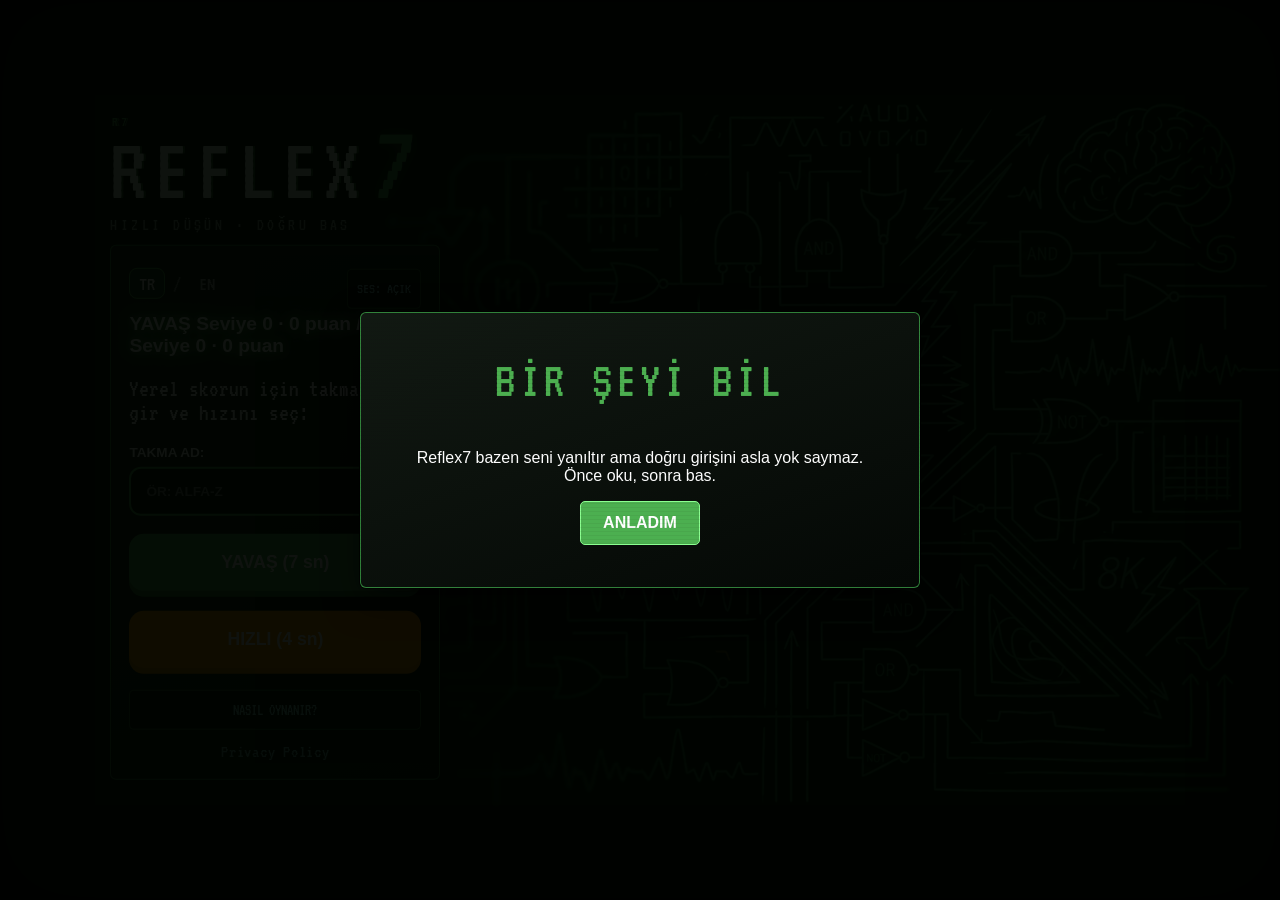
<file: index.html>
<!DOCTYPE html>
<html lang="tr">
<head>
    <meta charset="UTF-8">
    <meta name="viewport" content="width=device-width, initial-scale=1, viewport-fit=cover">
    <meta name="theme-color" content="#050805">
    <meta name="application-version" content="v1.1.0">
    <meta name="description" content="A fast-paced browser game that tests your reflexes, attention and memory. Play free in Turkish or English.">
    <meta property="og:type" content="website">
    <meta property="og:title" content="Reflex7 — Reflex, Attention and Memory Game">
    <meta property="og:description" content="A fast-paced browser game that tests your reflexes, attention and memory. Play free in Turkish or English.">
    <meta property="og:url" content="https://reflex7.pages.dev/">
    <meta property="og:locale" content="tr_TR">
    <meta property="og:locale:alternate" content="en_US">
    <meta property="og:image" content="https://reflex7.pages.dev/assets/og-image.png">
    <meta property="og:image:secure_url" content="https://reflex7.pages.dev/assets/og-image.png">
    <meta property="og:image:type" content="image/png">
    <meta property="og:image:width" content="1731">
    <meta property="og:image:height" content="909">
    <meta property="og:image:alt" content="Reflex7 — Reflex, Attention and Memory Game">
    <meta property="og:site_name" content="Reflex7">
    <meta name="twitter:card" content="summary_large_image">
    <meta name="twitter:title" content="Reflex7 — Reflex, Attention and Memory Game">
    <meta name="twitter:description" content="A fast-paced browser game that tests your reflexes, attention and memory. Play free in Turkish or English.">
    <meta name="twitter:image" content="https://reflex7.pages.dev/assets/og-image.png">
    <meta name="twitter:image:alt" content="Reflex7 — Reflex, Attention and Memory Game">
    <link rel="canonical" href="https://reflex7.pages.dev/">
    <link rel="icon" href="assets/icon.svg" type="image/svg+xml">
    <link rel="manifest" href="manifest.webmanifest">
    <link href="https://fonts.googleapis.com/css2?family=VT323&display=swap" rel="stylesheet">
    <link rel="stylesheet" href="style.css">
    <title>Reflex7 — Reflex, Attention and Memory Game</title>
    <meta name="google-site-verification" content="Ij7KffAKKswC5rjAh3VTCzGL6KKkPugH10wcSK9RbSM" />
</head>
<body>
    <div id="crt-overlay" aria-hidden="true"></div>
    <div id="game-container">
        <div id="bg-overlay"></div>

        <div id="stage">
            <section id="mode-selection" aria-labelledby="wordmark-title">
                <header class="brand-lockup">
                    <h1 class="wordmark" id="wordmark-title"><span>REFLEX</span><b>7</b></h1>
                    <p class="brand-tagline" data-i18n="brand.tagline"></p>
                </header>

                <div id="selection-content" class="terminal-panel">
                    <div class="menu-toolbar">
                        <div class="language-selector" role="group" data-i18n-aria-label="menu.languageSelector">
                            <button type="button" class="language-btn" data-language="tr" data-i18n-aria-label="menu.turkish">TR</button>
                            <span aria-hidden="true">/</span>
                            <button type="button" class="language-btn" data-language="en" data-i18n-aria-label="menu.english">EN</button>
                        </div>
                        <button type="button" class="icon-control sound-toggle" data-i18n-aria-label="audio.toggle"></button>
                    </div>

                    <div id="high-score-display" aria-live="polite"></div>
                    <p class="nickname-prompt" data-i18n="menu.nicknamePrompt"></p>
                    <div class="input-wrapper">
                        <label for="nickname-input" data-i18n="menu.nicknameLabel"></label>
                        <input type="text" id="nickname-input" data-i18n-placeholder="menu.nicknamePlaceholder" maxlength="12" autocomplete="nickname">
                    </div>

                    <button type="button" class="mode-btn yavas" data-time="7.0" data-i18n="menu.slowMode"></button>
                    <button type="button" class="mode-btn hizli" data-time="4.0" data-i18n="menu.fastMode"></button>
                    <button type="button" id="how-to-button" class="text-control" data-i18n="onboarding.howToButton"></button>
                    <a class="privacy-link" href="/privacy">Privacy Policy</a>

                    <section id="how-to-panel" hidden>
                        <h2 data-i18n="onboarding.title"></h2>
                        <p data-i18n="onboarding.body"></p>
                        <ul>
                            <li data-i18n="onboarding.instructions"></li>
                            <li data-i18n="onboarding.controls"></li>
                            <li data-i18n="onboarding.local"></li>
                        </ul>
                        <button type="button" id="how-to-close" class="text-control" data-i18n="common.close"></button>
                    </section>
                </div>
            </section>

            <main id="play-area">
                <div id="announcement" role="status" aria-live="polite"></div>
                <div id="gameplay-indicators" aria-live="polite">
                    <span id="global-rule-badge"></span>
                    <span id="modifier-indicator"></span>
                </div>
                <div id="session-hud">
                    <span id="level-display"></span>
                    <span id="score-display"></span>
                    <span id="combo-display"></span>
                    <button type="button" id="pause-button" class="icon-control" data-i18n-aria-label="pause.button"></button>
                </div>
                <div class="button-wrapper">
                    <svg class="timer-svg" viewBox="0 0 100 100" aria-hidden="true">
                        <circle class="timer-background" cx="50" cy="50" r="48"></circle>
                        <circle id="timer-bar" cx="50" cy="50" r="48"></circle>
                    </svg>
                    <button type="button" id="main-button"><span id="instruction"></span></button>
                    <div id="arena-instruction"></div>
                    <div id="decoy-instruction"></div>
                    <div id="sequence-container"></div>
                </div>
            </main>
        </div>
    </div>

    <div id="first-run-tip" class="screen-overlay" role="dialog" aria-modal="true" aria-labelledby="first-tip-title">
        <div class="terminal-dialog" tabindex="-1">
            <h2 id="first-tip-title" data-i18n="onboarding.tipTitle"></h2>
            <p data-i18n="onboarding.tipBody"></p>
            <button type="button" id="dismiss-tip" class="primary-action" data-i18n="onboarding.tipDismiss"></button>
        </div>
    </div>

    <div id="pause-screen" class="screen-overlay" role="dialog" aria-modal="true" aria-labelledby="pause-title">
        <div class="terminal-dialog" tabindex="-1">
            <h2 id="pause-title" data-i18n="pause.title"></h2>
            <p data-i18n="pause.body"></p>
            <button type="button" id="resume-button" class="primary-action" data-i18n="pause.resume"></button>
            <button type="button" id="pause-menu-button" class="secondary-action" data-i18n="result.menu"></button>
        </div>
    </div>

    <div id="game-over-screen" class="screen-overlay" role="dialog" aria-modal="true" aria-labelledby="game-over-title">
        <div class="result-panel" tabindex="-1">
            <p class="result-kicker" data-i18n="result.sessionEnded"></p>
            <h1 id="game-over-title" data-i18n="result.title"></h1>
            <p id="fail-message"></p>
            <p id="sarcasm-message"></p>
            <div class="result-grid">
                <p id="result-player-stat"></p>
                <p id="final-level-stat"></p><p id="final-score-stat"></p>
                <p id="best-level-stat"></p><p id="best-score-stat"></p>
                <p id="total-time-stat"></p><p id="highest-combo-stat"></p>
            </div>
            <div class="failure-context">
                <p id="failed-task-stat"></p>
                <p id="failed-context-stat"></p>
            </div>
            <div id="new-best-result" aria-live="polite"></div>
            <div class="result-actions">
                <button type="button" id="retry-button" class="primary-action" data-i18n="result.retry"></button>
                <button type="button" id="menu-button" class="secondary-action" data-i18n="result.menu"></button>
            </div>
            <div class="result-preferences">
                <div class="language-selector result-language" role="group" data-i18n-aria-label="menu.languageSelector">
                    <button type="button" class="language-btn" data-language="tr" data-i18n-aria-label="menu.turkish">TR</button>
                    <span aria-hidden="true">/</span>
                    <button type="button" class="language-btn" data-language="en" data-i18n-aria-label="menu.english">EN</button>
                </div>
                <button type="button" class="text-control sound-toggle" data-i18n-aria-label="audio.toggle"></button>
            </div>
        </div>
    </div>

    <script src="script.js"></script>
</body>
</html>
</file>
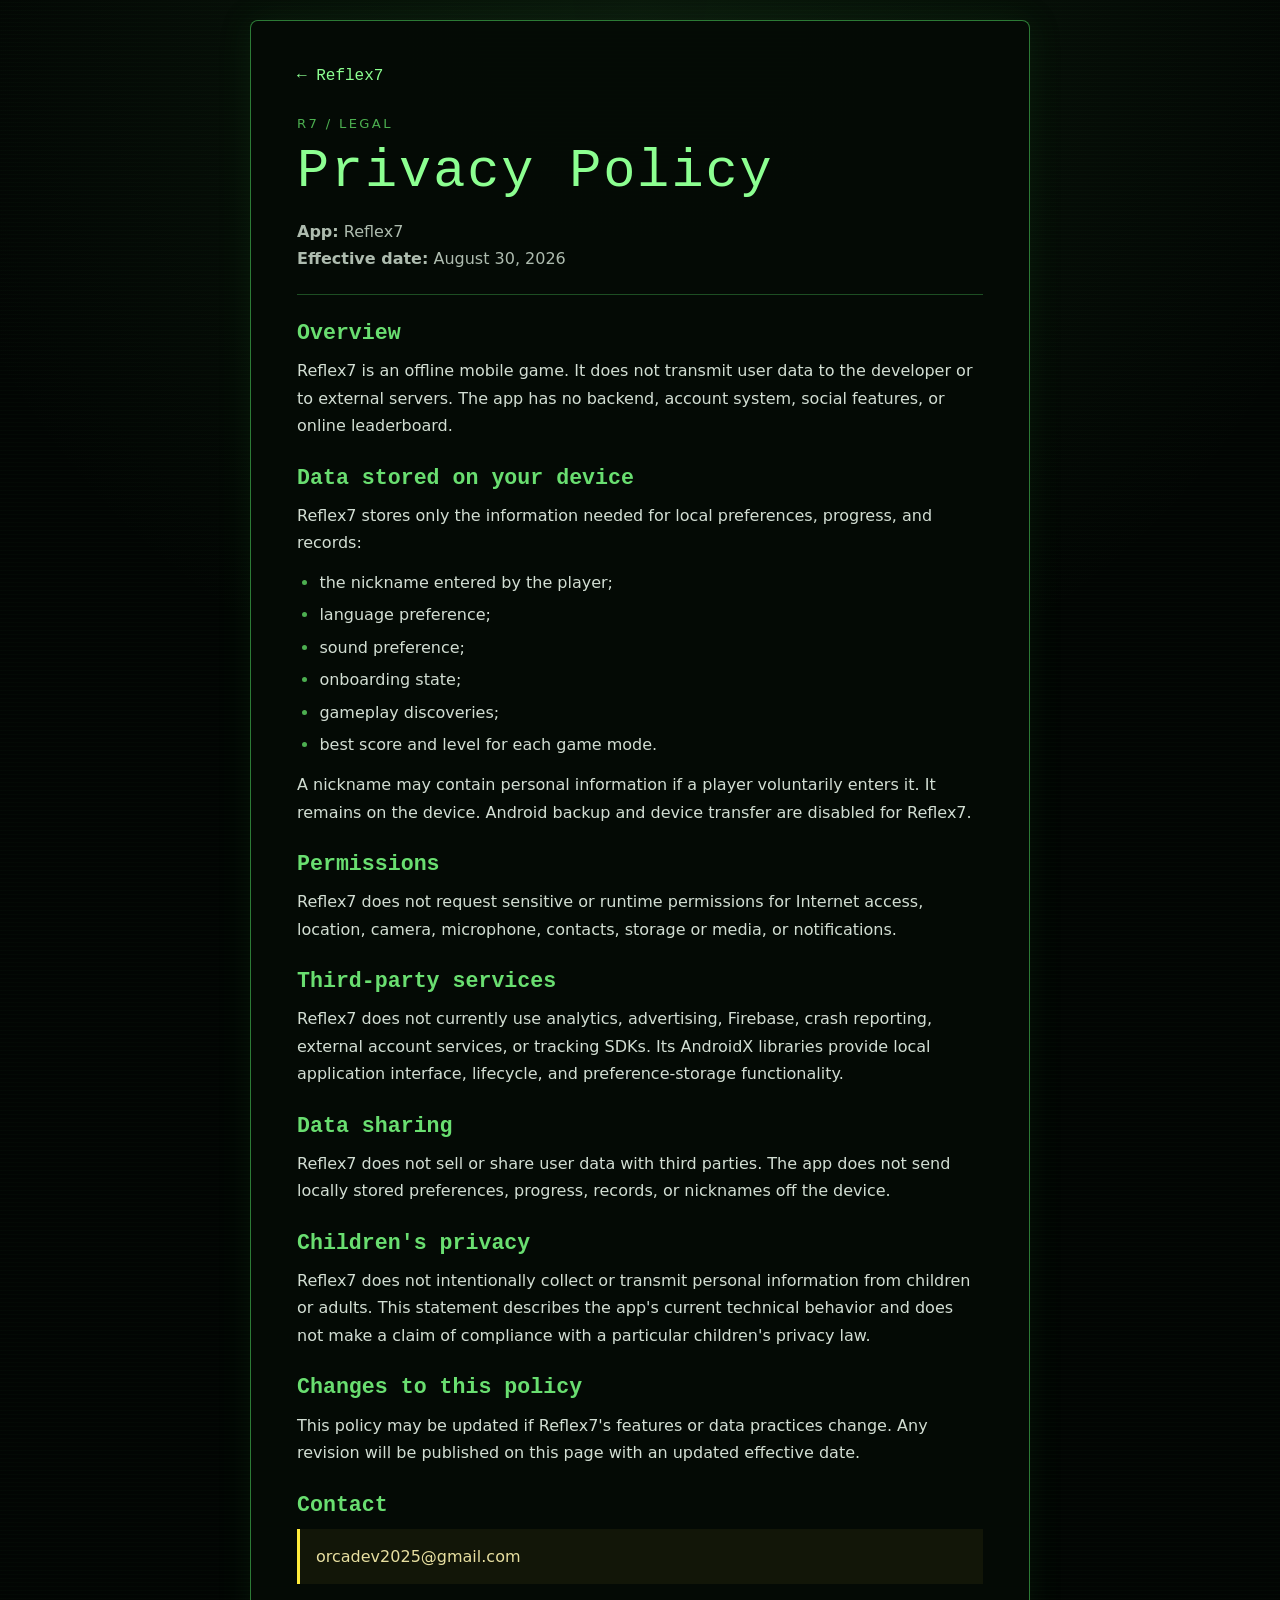
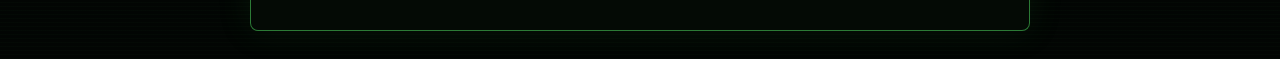
<file: privacy/index.html>
<!DOCTYPE html>
<html lang="en">
<head>
    <meta charset="UTF-8">
    <meta name="viewport" content="width=device-width, initial-scale=1, viewport-fit=cover">
    <meta name="theme-color" content="#050805">
    <meta name="description" content="Privacy Policy for the Reflex7 mobile game.">
    <link rel="canonical" href="https://reflex7.pages.dev/privacy">
    <link rel="icon" href="/assets/icon.svg" type="image/svg+xml">
    <link rel="stylesheet" href="/privacy/privacy.css">
    <title>Privacy Policy | Reflex7</title>
</head>
<body>
    <main class="privacy-shell">
        <header class="privacy-header">
            <a class="back-link" href="/" aria-label="Back to Reflex7">&larr; Reflex7</a>
            <p class="terminal-label">R7 / LEGAL</p>
            <h1>Privacy Policy</h1>
            <p class="effective-date"><strong>App:</strong> Reflex7<br><strong>Effective date:</strong> August 30, 2026</p>
        </header>

        <section aria-labelledby="overview-title">
            <h2 id="overview-title">Overview</h2>
            <p>Reflex7 is an offline mobile game. It does not transmit user data to the developer or to external servers. The app has no backend, account system, social features, or online leaderboard.</p>
        </section>

        <section aria-labelledby="local-data-title">
            <h2 id="local-data-title">Data stored on your device</h2>
            <p>Reflex7 stores only the information needed for local preferences, progress, and records:</p>
            <ul>
                <li>the nickname entered by the player;</li>
                <li>language preference;</li>
                <li>sound preference;</li>
                <li>onboarding state;</li>
                <li>gameplay discoveries;</li>
                <li>best score and level for each game mode.</li>
            </ul>
            <p>A nickname may contain personal information if a player voluntarily enters it. It remains on the device. Android backup and device transfer are disabled for Reflex7.</p>
        </section>

        <section aria-labelledby="permissions-title">
            <h2 id="permissions-title">Permissions</h2>
            <p>Reflex7 does not request sensitive or runtime permissions for Internet access, location, camera, microphone, contacts, storage or media, or notifications.</p>
        </section>

        <section aria-labelledby="services-title">
            <h2 id="services-title">Third-party services</h2>
            <p>Reflex7 does not currently use analytics, advertising, Firebase, crash reporting, external account services, or tracking SDKs. Its AndroidX libraries provide local application interface, lifecycle, and preference-storage functionality.</p>
        </section>

        <section aria-labelledby="sharing-title">
            <h2 id="sharing-title">Data sharing</h2>
            <p>Reflex7 does not sell or share user data with third parties. The app does not send locally stored preferences, progress, records, or nicknames off the device.</p>
        </section>

        <section aria-labelledby="children-title">
            <h2 id="children-title">Children's privacy</h2>
            <p>Reflex7 does not intentionally collect or transmit personal information from children or adults. This statement describes the app's current technical behavior and does not make a claim of compliance with a particular children's privacy law.</p>
        </section>

        <section aria-labelledby="changes-title">
            <h2 id="changes-title">Changes to this policy</h2>
            <p>This policy may be updated if Reflex7's features or data practices change. Any revision will be published on this page with an updated effective date.</p>
        </section>

        <section aria-labelledby="contact-title">
            <h2 id="contact-title">Contact</h2>
            <p class="contact-placeholder">orcadev2025@gmail.com</p>
        </section>
    </main>
</body>
</html>
</file>
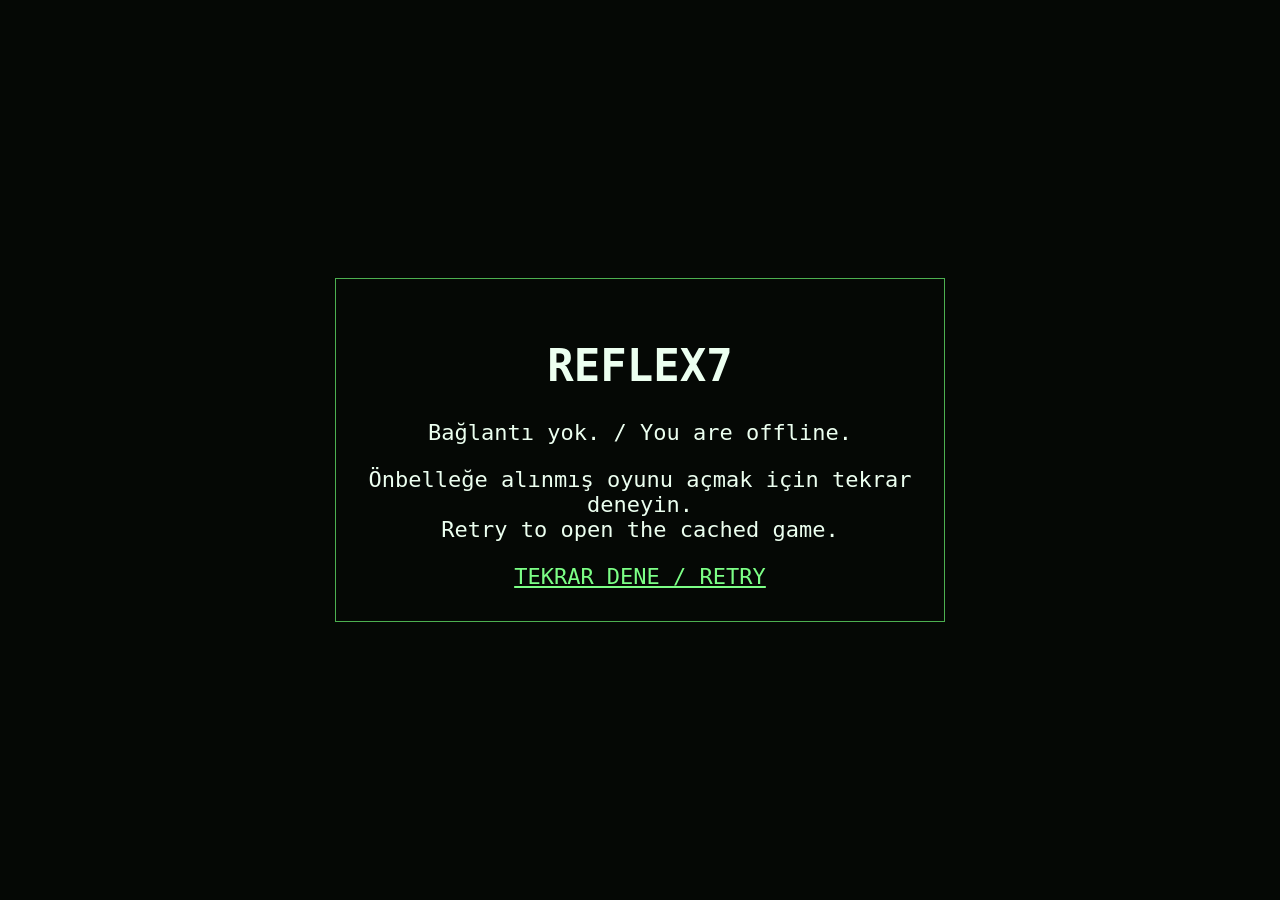
<file: offline.html>
<!DOCTYPE html>
<html lang="tr">
<head>
    <meta charset="UTF-8">
    <meta name="viewport" content="width=device-width, initial-scale=1">
    <meta name="theme-color" content="#050805">
    <title>Reflex7 — Offline</title>
    <style>body{margin:0;min-height:100vh;display:grid;place-items:center;background:#050805;color:#ecfff0;font:22px monospace;text-align:center}main{max-width:34rem;padding:2rem;border:1px solid #4caf50}a{color:#7cff86}</style>
</head>
<body><main><h1>REFLEX7</h1><p>Bağlantı yok. / You are offline.</p><p>Önbelleğe alınmış oyunu açmak için tekrar deneyin.<br>Retry to open the cached game.</p><a href="./">TEKRAR DENE / RETRY</a></main></body>
</html>
</file>
<file: style.css>
:root {
    --bg-color: #000000;
    --primary-green: #4caf50;
    --dark-green: #2e7d32;
    --box-bg: #1a1a1a;
    --play-size: min(82vw, 320px);
    --ink: #f2fff3;
    --muted: #91a493;
    --warning: #ffeb3b;
    --danger: #ff6259;
    --cyan: #80cbc4;
    --space-1: 4px;
    --space-2: 8px;
    --space-3: 12px;
    --space-4: 18px;
    --space-5: 26px;
    --terminal-border: 1px solid rgba(93, 255, 112, 0.48);
    --terminal-shadow: 0 0 0 1px rgba(0, 0, 0, 0.8), 0 12px 34px rgba(0, 0, 0, 0.55);
    --soft-glow: 0 0 14px rgba(76, 175, 80, 0.32);
    --fast: 120ms;
    --normal: 220ms;
    --layer-bg: 1;
    --layer-stage: 20;
    --layer-hud: 80;
    --layer-overlay: 1000;
}

* {
    box-sizing: border-box;
}

html,
body {
    margin: 0;
    min-height: 100%;
    background: var(--bg-color);
}

body {
    width: 100%;
    height: 100vh;
    display: flex;
    justify-content: center;
    align-items: center;
    overflow: hidden;
    color: white;
    font-family: "Segoe UI", sans-serif;
}

button,
input {
    font: inherit;
}

button:focus-visible,
input:focus-visible,
a:focus-visible {
    outline: 3px solid #ffeb3b;
    outline-offset: 4px;
}

.privacy-link {
    display: block;
    width: max-content;
    margin: 12px auto 0;
    color: #80cbc4;
    font-family: "VT323", monospace;
    font-size: 1.15rem;
    letter-spacing: 0.04em;
    text-decoration: none;
    opacity: 0.82;
}

.privacy-link:hover {
    color: #ffeb3b;
    text-decoration: underline;
    opacity: 1;
}

#game-container {
    position: relative;
    width: 100%;
    height: 100%;
}

#bg-overlay {
    position: absolute;
    z-index: 1;
    top: 0;
    right: 0;
    width: 100%;
    height: 100%;
    background: url("bg.png") no-repeat right center;
    background-size: contain;
    opacity: 0.4;
    pointer-events: none;
    transition: opacity 0.8s ease;
    mask-image: linear-gradient(to right, transparent 0%, black 35%);
    -webkit-mask-image: linear-gradient(to right, transparent 0%, black 35%);
}

#stage {
    position: relative;
    width: 100%;
    height: 100%;
    display: flex;
    align-items: center;
    justify-content: center;
}

#mode-selection {
    position: absolute;
    z-index: 10;
    top: 50%;
    left: 8%;
    max-height: calc(100% - 24px);
    display: flex;
    flex-direction: column;
    align-items: flex-start;
    overflow-y: auto;
    padding: 8px;
    transform: translateY(-50%);
    transition: transform 0.7s cubic-bezier(0.68, -0.55, 0.265, 1.55), opacity 0.7s ease;
}

#stage.is-playing #mode-selection {
    opacity: 0;
    pointer-events: none;
    transform: translate(-150%, -50%);
}

.logo {
    margin: 0;
    color: var(--primary-green);
    font-size: 3.5rem;
    text-shadow: 0 0 20px rgba(76, 175, 80, 0.4);
}

#selection-content {
    width: 260px;
}

.language-selector {
    display: flex;
    align-items: center;
    justify-content: flex-start;
    gap: 8px;
    margin: 4px 0 14px;
    color: #777;
    font-family: "VT323", monospace;
    font-size: 1.3rem;
}

.language-btn {
    border: 1px solid transparent;
    border-radius: 8px;
    padding: 4px 9px;
    background: transparent;
    color: #aaa;
    cursor: pointer;
    transition: color 0.2s ease, border-color 0.2s ease, background 0.2s ease;
}

.language-btn:hover,
.language-btn.active {
    border-color: var(--primary-green);
    background: rgba(76, 175, 80, 0.14);
    color: white;
}

#high-score-display {
    margin-bottom: 20px;
    color: white;
    font-size: 1.2rem;
    font-weight: bold;
    text-shadow: 0 0 10px var(--primary-green), 0 0 20px var(--primary-green);
    animation: pulse-glow 2s infinite;
}

.nickname-prompt {
    margin: 0 0 20px;
    font-family: "VT323", monospace;
    font-size: 1.5rem;
}

.input-wrapper {
    display: flex;
    flex-direction: column;
    gap: 7px;
    margin-bottom: 8px;
    font-size: 0.85rem;
    font-weight: bold;
}

#nickname-input {
    width: 100%;
    padding: 15px;
    border: 2px solid var(--primary-green);
    border-radius: 12px;
    outline: none;
    background: #000;
    color: var(--primary-green);
    font-weight: bold;
    transition: border-color 0.3s ease, box-shadow 0.3s ease;
}

#nickname-input:hover {
    border-color: #81c784;
}

.mode-btn {
    width: 100%;
    margin: 10px 0;
    padding: 18px;
    border: none;
    border-radius: 15px;
    color: white;
    font-size: 1.1rem;
    font-weight: bold;
    cursor: pointer;
    transition: transform 0.2s ease, filter 0.2s ease;
}

.mode-btn:hover {
    filter: brightness(1.08);
    transform: translateY(-2px);
}

.mode-btn:disabled {
    cursor: wait;
    filter: saturate(0.6);
    opacity: 0.68;
}

.yavas {
    background: var(--primary-green);
    box-shadow: 0 6px 0 var(--dark-green);
}

.hizli {
    background: #ff9800;
    box-shadow: 0 6px 0 #e68a00;
}

#play-area {
    position: absolute;
    z-index: 5;
    top: 50%;
    left: 150%;
    width: var(--play-size);
    opacity: 0;
    text-align: center;
    transform: translate(-50%, -50%);
    transition: left 0.7s cubic-bezier(0.175, 0.885, 0.32, 1.275), opacity 0.7s ease;
}

#stage.is-playing #play-area {
    z-index: 20;
    left: 50%;
    opacity: 1;
}

#level-display {
    min-height: 1.5em;
    margin-bottom: 12px;
    font-weight: bold;
    letter-spacing: 0.08em;
    text-shadow: 0 0 10px rgba(76, 175, 80, 0.7);
}

#announcement {
    position: absolute;
    z-index: 80;
    top: -62px;
    left: 50%;
    width: min(92vw, 420px);
    padding: 8px 12px;
    border: 1px solid transparent;
    border-radius: 9px;
    opacity: 0;
    background: rgba(0, 0, 0, 0.88);
    color: #ffeb3b;
    font-family: "VT323", monospace;
    font-size: 1.25rem;
    pointer-events: none;
    transform: translate(-50%, -6px);
    transition: opacity 0.16s ease, transform 0.16s ease;
}

#announcement.visible {
    border-color: var(--primary-green);
    opacity: 1;
    transform: translate(-50%, 0);
}

#gameplay-indicators {
    min-height: 22px;
    display: flex;
    align-items: center;
    justify-content: center;
    gap: 6px;
    flex-wrap: wrap;
    margin-bottom: 5px;
    font-family: "VT323", monospace;
    font-size: 0.95rem;
}

#global-rule-badge,
#modifier-indicator {
    max-width: 100%;
    color: #ffeb3b;
    white-space: normal;
}

#modifier-indicator {
    color: #80cbc4;
}

.button-wrapper {
    position: relative;
    width: var(--play-size);
    height: var(--play-size);
    display: flex;
    align-items: center;
    justify-content: center;
}

.timer-svg {
    position: absolute;
    width: 100%;
    height: 100%;
    transform: rotate(-90deg);
}

.timer-background {
    fill: none;
    stroke: #222;
    stroke-width: 3;
}

#timer-bar {
    fill: none;
    stroke: var(--primary-green);
    stroke-width: 3;
    stroke-dasharray: 301.6;
    stroke-linecap: round;
}

#main-button {
    position: relative;
    z-index: 25;
    width: 75%;
    height: 75%;
    display: flex;
    align-items: center;
    justify-content: center;
    padding: 18px;
    border: none;
    border-radius: 50%;
    background: var(--primary-green);
    box-shadow: 0 10px 0 var(--dark-green), 0 20px 30px rgba(0, 0, 0, 0.5);
    color: white;
    font-size: clamp(0.9rem, 4vw, 1.2rem);
    font-weight: bold;
    cursor: pointer;
    touch-action: none;
    user-select: none;
    -webkit-user-select: none;
    transition: transform 0.1s ease, background-color 0.2s ease, box-shadow 0.2s ease;
}

#main-button:active {
    transform: translateY(6px);
    box-shadow: 0 4px 0 var(--dark-green), 0 10px 15px rgba(0, 0, 0, 0.5);
}

#instruction {
    line-height: 1.35;
    white-space: pre-line;
    pointer-events: none;
    transition: color 0.3s ease;
}

#arena-instruction {
    position: absolute;
    z-index: 45;
    top: 8px;
    left: 7%;
    width: 86%;
    display: none;
    padding: 7px 9px;
    border: 1px solid rgba(76, 175, 80, 0.55);
    border-radius: 9px;
    background: rgba(0, 0, 0, 0.86);
    color: white;
    font-weight: bold;
    line-height: 1.25;
    white-space: pre-line;
    pointer-events: none;
}

#arena-instruction[data-authority]::before {
    content: attr(data-authority) " · ";
    color: #80cbc4;
    font-family: "VT323", monospace;
}

#arena-instruction.final-authority {
    border-bottom: 3px solid #ffeb3b;
}

#decoy-instruction {
    position: absolute;
    z-index: 44;
    right: 7%;
    bottom: 5px;
    max-width: 86%;
    display: none;
    padding: 4px 7px;
    color: #777;
    font-size: 0.74rem;
    text-decoration: line-through;
    pointer-events: none;
}

.mirrored-instruction {
    direction: rtl;
    transform: rotateY(14deg);
}

body.success-flash #game-container {
    filter: brightness(1.22) drop-shadow(0 0 10px rgba(76, 175, 80, 0.65));
}

#fail-message {
    color: #ff8a80;
    font-weight: bold;
    text-shadow: 0 0 9px rgba(255, 82, 82, 0.35);
}

#fail-message {
    white-space: pre-line;
    color: #ff8a80;
}

@keyframes shake {
    0% { transform: translate(1px, 1px) rotate(0deg); }
    10% { transform: translate(-1px, -2px) rotate(-1deg); }
    20% { transform: translate(-3px, 0) rotate(1deg); }
    30% { transform: translate(3px, 2px) rotate(0deg); }
    40% { transform: translate(1px, -1px) rotate(1deg); }
    50% { transform: translate(-1px, 2px) rotate(-1deg); }
    60% { transform: translate(-3px, 1px) rotate(0deg); }
    70% { transform: translate(3px, 1px) rotate(-1deg); }
    80% { transform: translate(-1px, -1px) rotate(1deg); }
    90% { transform: translate(1px, 2px) rotate(0deg); }
    100% { transform: translate(1px, -2px) rotate(-1deg); }
}

body.shake {
    animation: shake 0.4s;
}

@keyframes pulse-glow {
    0%, 100% {
        color: white;
        text-shadow: 0 0 10px var(--primary-green);
    }
    50% {
        color: #e8f5e9;
        text-shadow: 0 0 25px var(--primary-green), 0 0 35px white;
    }
}

#main-button.waiting-signal {
    border: 3px dashed rgba(255, 255, 255, 0.62);
    cursor: wait;
}

#main-button.go-signal {
    border: 6px double white;
    outline: 4px solid rgba(255, 235, 59, 0.78);
    outline-offset: 5px;
    background: var(--primary-green) !important;
    box-shadow: 0 8px 0 var(--dark-green), 0 0 30px rgba(255, 235, 59, 0.75);
    animation: go-signal-flash 220ms ease-out 1;
}

.patience-countdown {
    position: absolute;
    z-index: 40;
    top: 4%;
    left: 50%;
    min-width: 2.2em;
    padding: 2px 9px;
    border: 2px solid white;
    background: #050805;
    color: var(--warning);
    font-family: "VT323", monospace;
    font-size: clamp(2rem, 9vw, 3.4rem);
    line-height: 1;
    pointer-events: none;
    transform: translateX(-50%);
}

.color-choice {
    border-style: double;
    border-width: 4px;
    text-shadow: 0 2px 2px rgba(0, 0, 0, 0.9);
}

.choice-grid.final-instruction-active {
    outline: 3px solid rgba(255, 255, 255, 0.85);
    outline-offset: -4px;
}

#arena-instruction.instruction-change {
    border-style: double;
    border-width: 4px;
    animation: instruction-change-flash 240ms ease-out 1;
}

@keyframes go-signal-flash {
    50% { filter: brightness(1.55); transform: scale(1.035); }
}

@keyframes instruction-change-flash {
    50% { background: white; color: #050805; transform: scale(1.025); }
}

#sequence-container {
    position: absolute;
    z-index: 30;
    inset: 0;
    width: 100%;
    height: 100%;
    display: none;
    pointer-events: none;
}

.choice-grid {
    position: absolute;
    inset: 0;
    display: grid;
    grid-template-columns: repeat(var(--grid-columns, 3), minmax(0, 1fr));
    align-content: center;
    gap: clamp(7px, 2.5vw, 12px);
    padding: 62px 10px 34px;
    pointer-events: auto;
}

.choice-grid.has-visual-board {
    padding-top: 130px;
    padding-bottom: 20px;
    gap: 5px;
}

.task-visual-board {
    position: absolute;
    z-index: 32;
    top: 55px;
    left: 8%;
    width: 84%;
    min-height: 66px;
    display: flex;
    align-items: center;
    justify-content: center;
    gap: clamp(5px, 2vw, 10px);
    padding: 6px;
    border: 1px solid rgba(139, 195, 74, 0.6);
    border-radius: 8px;
    background: rgba(0, 0, 0, 0.84);
    pointer-events: none;
}

.attribute-collection {
    flex-wrap: wrap;
}

.attribute-item {
    min-width: 24px;
    font-size: clamp(1.25rem, 6vw, 2rem);
    line-height: 1;
    text-align: center;
    text-shadow: 0 1px 2px black;
}

.direction-board {
    justify-content: flex-start;
    border-style: dashed;
    color: white;
    font-size: clamp(2.8rem, 13vw, 4.6rem);
    line-height: 1;
}

.direction-board.position-left { justify-content: flex-start; }
.direction-board.position-right { justify-content: flex-end; }
.direction-board.position-up { align-items: flex-start; }
.direction-board.position-down { align-items: flex-end; }

.answer-position-change {
    animation: instruction-change-flash 240ms ease-out 1;
}

.task-choice {
    position: relative;
    min-width: 44px;
    min-height: 44px;
    overflow: hidden;
    padding: clamp(7px, 2.5vw, 12px) 5px;
    border: 2px solid #8bc34a;
    border-radius: 11px;
    background: #102313;
    box-shadow: 0 4px 0 #1b5e20;
    color: white;
    font-size: clamp(1rem, 5vw, 1.6rem);
    font-weight: bold;
    cursor: pointer;
    touch-action: manipulation;
    transition: transform 0.16s ease, border-color 0.16s ease, opacity 0.16s ease;
}

.task-choice:hover,
.task-choice:focus-visible {
    border-color: #ffeb3b;
}

.task-choice[aria-disabled="true"] {
    cursor: wait;
    opacity: 0.62;
}

.task-choice.selected-choice {
    opacity: 0.35;
}

.task-choice.red-decoy {
    border: 3px dashed #ff5252;
    background: repeating-linear-gradient(135deg, #401010 0 7px, #201010 7px 14px);
}

.task-choice.red-decoy::after {
    content: "×";
    position: absolute;
    top: 1px;
    right: 5px;
    color: white;
    font-size: 0.75rem;
}

.stroop-choice {
    background: #151515;
    text-shadow: 0 1px 2px black;
}

.real-target {
    border-style: solid;
    border-width: 3px;
}

.fake-target {
    border-color: #777;
    border-style: dashed;
    background: #181818;
}

.memory-highlight {
    border-color: #ffeb3b;
    background: #4caf50;
    box-shadow: 0 0 22px #ffeb3b;
}

.moving-control-0 {
    animation: drift-a 1.1s ease-in-out infinite alternate;
}

.moving-control-1 {
    animation: drift-b 1.25s ease-in-out infinite alternate;
}

.shrinking-control {
    animation: safe-shrink 1.2s ease-in-out infinite alternate;
}

.position-swapped {
    animation: swap-feedback 0.22s ease;
}

@keyframes drift-a { to { transform: translate(5px, -4px); } }
@keyframes drift-b { to { transform: translate(-5px, 4px); } }
@keyframes safe-shrink { to { transform: scale(0.82); } }
@keyframes swap-feedback { 50% { opacity: 0.55; } }

.mini-btn {
    position: absolute;
    width: clamp(48px, 18%, 60px);
    height: clamp(48px, 18%, 60px);
    display: flex;
    align-items: center;
    justify-content: center;
    border: 2px solid white;
    border-radius: 50%;
    background: var(--primary-green);
    box-shadow: 0 5px 0 var(--dark-green), 0 10px 15px rgba(0, 0, 0, 0.5);
    color: white;
    font-size: clamp(1.1rem, 5vw, 1.5rem);
    font-weight: bold;
    cursor: pointer;
    pointer-events: auto;
    touch-action: manipulation;
    transform: translate(-50%, -50%);
    transition: top 0.12s ease, left 0.12s ease, transform 0.1s ease;
}

.mini-btn[hidden] {
    display: none;
}

.mini-btn:active {
    box-shadow: 0 2px 0 var(--dark-green), 0 5px 10px rgba(0, 0, 0, 0.5);
}

.mini-btn.evading {
    width: clamp(64px, 24%, 80px);
    height: clamp(64px, 24%, 80px);
    border-color: #ffeb3b;
    background: #ff5722;
    box-shadow: 0 0 15px #ff5722, 0 6px 0 #d84315;
    font-size: clamp(0.8rem, 3.5vw, 1rem);
}

.mini-btn.evading:active {
    box-shadow: 0 0 25px #ff5722, 0 2px 0 #d84315;
}

/* ---------- v1.1.0 IDENTITY, SESSION HUD, AND OVERLAYS ---------- */

#crt-overlay {
    position: fixed;
    z-index: 2000;
    inset: 0;
    pointer-events: none;
    opacity: 0.14;
    background: repeating-linear-gradient(to bottom, transparent 0 3px, rgba(0, 0, 0, 0.34) 3px 4px);
    mix-blend-mode: multiply;
}

body::after {
    content: "";
    position: fixed;
    z-index: 1900;
    inset: 0;
    pointer-events: none;
    box-shadow: inset 0 0 80px rgba(0, 0, 0, 0.72);
}

.brand-lockup {
    margin-bottom: var(--space-3);
}

.wordmark {
    position: relative;
    display: inline-flex;
    align-items: baseline;
    margin: 0;
    color: var(--ink);
    font-family: "VT323", "Courier New", monospace;
    font-size: clamp(3.7rem, 8vw, 5.8rem);
    font-weight: normal;
    letter-spacing: 0.06em;
    line-height: 0.78;
    text-shadow: 2px 0 rgba(76, 175, 80, 0.5);
}

.wordmark::before {
    content: "R7";
    position: absolute;
    top: -0.28em;
    left: 0.1em;
    color: var(--primary-green);
    font-size: 0.16em;
    letter-spacing: 0.2em;
}

.wordmark b {
    margin-left: 0.04em;
    color: var(--primary-green);
    font-size: 1.22em;
    font-weight: normal;
    text-shadow: var(--soft-glow);
    transform: skewX(-7deg);
}

.brand-tagline {
    margin: var(--space-2) 0 0;
    color: var(--muted);
    font-family: "VT323", monospace;
    font-size: 1.08rem;
    letter-spacing: 0.2em;
}

.terminal-panel,
.terminal-dialog,
.result-panel {
    border: var(--terminal-border);
    border-radius: 6px;
    background: linear-gradient(160deg, rgba(18, 26, 19, 0.96), rgba(4, 8, 5, 0.97));
    box-shadow: var(--terminal-shadow);
}

#selection-content {
    width: min(86vw, 330px);
    padding: var(--space-4);
}

.menu-toolbar,
.result-preferences {
    display: flex;
    align-items: center;
    justify-content: space-between;
    gap: var(--space-3);
}

.icon-control,
.text-control {
    min-height: 40px;
    border: 1px solid rgba(76, 175, 80, 0.5);
    border-radius: 5px;
    background: rgba(0, 0, 0, 0.55);
    color: var(--cyan);
    font-family: "VT323", monospace;
    cursor: pointer;
}

.sound-toggle {
    padding: 6px 9px;
    font-size: 0.95rem;
    white-space: nowrap;
}

#how-to-button {
    width: 100%;
    margin-top: var(--space-3);
}

#how-to-panel {
    margin-top: var(--space-3);
    padding-top: var(--space-3);
    border-top: 1px dashed rgba(76, 175, 80, 0.45);
    color: #ced8cf;
    line-height: 1.45;
}

#how-to-panel h2 {
    margin: 0 0 var(--space-2);
    color: var(--primary-green);
    font-family: "VT323", monospace;
    letter-spacing: 0.08em;
}

#how-to-panel ul {
    padding-left: 1.2rem;
}

#session-hud {
    min-height: 38px;
    display: grid;
    grid-template-columns: 1fr 1fr;
    align-items: center;
    gap: 2px var(--space-2);
    margin-bottom: var(--space-2);
    color: var(--ink);
    font-family: "VT323", monospace;
    font-size: 1.08rem;
    letter-spacing: 0.05em;
}

#level-display,
#score-display {
    margin: 0;
    text-align: left;
}

#score-display {
    text-align: right;
}

#combo-display {
    min-height: 1.15em;
    color: var(--warning);
    opacity: 0;
    text-align: left;
    transition: opacity var(--fast) ease;
}

#combo-display.visible {
    opacity: 1;
}

#pause-button {
    justify-self: end;
    min-width: 42px;
    min-height: 36px;
}

#pause-button::before {
    content: "Ⅱ";
    font-size: 1.1rem;
}

.screen-overlay {
    position: fixed;
    z-index: var(--layer-overlay);
    inset: 0;
    width: 100%;
    height: 100%;
    display: flex;
    align-items: center;
    justify-content: center;
    padding: max(16px, env(safe-area-inset-top)) max(16px, env(safe-area-inset-right)) max(16px, env(safe-area-inset-bottom)) max(16px, env(safe-area-inset-left));
    visibility: hidden;
    overflow-y: auto;
    opacity: 0;
    background: rgba(0, 4, 1, 0.94);
    transition: opacity var(--normal) ease, visibility var(--normal) ease;
}

.screen-overlay.active {
    visibility: visible;
    opacity: 1;
}

.terminal-dialog,
.result-panel {
    width: min(94vw, 560px);
    max-height: calc(100dvh - 32px);
    overflow-y: auto;
    padding: clamp(22px, 6vw, 42px);
    outline: none;
    text-align: center;
}

.terminal-dialog h2,
.result-panel h1 {
    margin-top: 0;
    color: var(--primary-green);
    font-family: "VT323", monospace;
    font-size: clamp(2rem, 8vw, 3.2rem);
    font-weight: normal;
    letter-spacing: 0.08em;
}

.primary-action,
.secondary-action {
    min-height: 44px;
    padding: 10px 22px;
    border-radius: 5px;
    font-weight: bold;
    cursor: pointer;
}

.primary-action {
    border: 1px solid #8cff91;
    background: var(--primary-green);
    color: white;
}

.secondary-action {
    border: var(--terminal-border);
    background: #111;
    color: var(--ink);
}

.result-kicker {
    margin: 0;
    color: var(--muted);
    font-family: "VT323", monospace;
    letter-spacing: 0.2em;
}

.result-grid {
    display: grid;
    grid-template-columns: repeat(2, minmax(0, 1fr));
    gap: var(--space-2);
    margin: var(--space-4) 0;
}

.result-grid p,
.failure-context {
    margin: 0;
    padding: var(--space-3);
    border: 1px solid rgba(76, 175, 80, 0.25);
    background: rgba(0, 0, 0, 0.28);
}

#result-player-stat {
    grid-column: 1 / -1;
}

.failure-context p {
    margin: 4px 0;
}

#sarcasm-message {
    color: var(--muted);
    font-family: "VT323", monospace;
    font-size: 1.25rem;
}

#new-best-result {
    min-height: 1.5em;
    margin: var(--space-3) 0;
    color: var(--warning);
    font-family: "VT323", monospace;
    font-size: 1.5rem;
    text-shadow: 0 0 12px rgba(255, 235, 59, 0.28);
}

.result-actions {
    display: flex;
    justify-content: center;
    gap: var(--space-3);
    margin: var(--space-4) 0;
}

.result-language {
    margin: 0;
}

body.game-paused #game-container {
    filter: brightness(0.48) saturate(0.7);
}

body.game-paused .moving-control-0,
body.game-paused .moving-control-1,
body.game-paused .shrinking-control,
body.game-paused .pulse-glow {
    animation-play-state: paused !important;
}

body.task-transition .button-wrapper {
    filter: contrast(0.82) brightness(0.72);
}

body.task-transition #level-display {
    animation: level-flicker 120ms steps(2) 2;
}

body.timer-urgent .button-wrapper::after {
    content: "!";
    position: absolute;
    z-index: 60;
    top: 8%;
    right: 8%;
    color: var(--warning);
    font-family: "VT323", monospace;
    font-size: 1.5rem;
}

body.timer-urgent #timer-bar {
    stroke-width: 5;
    stroke-dasharray: 18 4;
}

body.timer-critical .button-wrapper::after {
    content: "!!";
}

body.timer-critical #timer-bar {
    animation: urgency-pulse 320ms steps(2) infinite;
}

body.new-best-flash #session-hud,
body.new-best-flash #new-best-result {
    filter: brightness(1.35);
}

body.cursor-decoy #play-area::after {
    content: "↖";
    position: absolute;
    z-index: 3;
    right: 8%;
    bottom: 12%;
    color: rgba(255, 255, 255, 0.2);
    font-size: 1.4rem;
    pointer-events: none;
    transform: rotate(-18deg);
}

@keyframes level-flicker { 50% { opacity: 0.38; transform: translateX(1px); } }
@keyframes urgency-pulse { 50% { opacity: 0.42; } }

@supports (height: 100dvh) {
    body {
        height: 100dvh;
    }

    :root {
        --play-size: min(82vw, 62dvh, 320px);
    }
}

@media (max-width: 700px) {
    #bg-overlay {
        background-image: url("bg.png");
        background-position: 65% center;
        background-size: cover;
        opacity: 0.26;
        mask-image: linear-gradient(to bottom, transparent 0%, black 30%);
        -webkit-mask-image: linear-gradient(to bottom, transparent 0%, black 30%);
    }

    #mode-selection {
        left: 50%;
        width: min(92vw, 360px);
        align-items: stretch;
        transform: translate(-50%, -50%);
    }

    #stage.is-playing #mode-selection {
        transform: translate(-200%, -50%);
    }

    #selection-content {
        width: 100%;
    }

    .logo {
        align-self: center;
        font-size: clamp(2.7rem, 14vw, 3.5rem);
    }

    .language-selector {
        justify-content: center;
    }

    #play-area {
        max-width: 92vw;
    }

    .result-grid {
        grid-template-columns: 1fr;
    }

    .result-actions {
        flex-direction: column;
    }
}

@media (max-width: 380px) {
    #bg-overlay {
        background-image: none;
        background: radial-gradient(circle at 75% 30%, rgba(32, 120, 53, 0.2), transparent 55%);
    }

    #selection-content {
        padding: 14px;
    }

    .terminal-dialog,
    .result-panel {
        padding: 18px 14px;
    }
}

@media (max-height: 620px) {
    #mode-selection {
        max-height: calc(100dvh - 12px);
        padding-top: 4px;
        padding-bottom: 4px;
    }

    .logo {
        font-size: 2.6rem;
    }

    .language-selector {
        margin-bottom: 7px;
    }

    #high-score-display {
        margin-bottom: 10px;
    }

    .nickname-prompt {
        margin-bottom: 10px;
        font-size: 1.25rem;
    }

    #nickname-input,
    .mode-btn {
        padding: 11px;
    }

    .mode-btn {
        margin: 7px 0;
    }
}

@media (prefers-reduced-motion: reduce) {
    *,
    *::before,
    *::after {
        scroll-behavior: auto !important;
        animation-duration: 0.01ms !important;
        animation-iteration-count: 1 !important;
        transition-duration: 0.01ms !important;
    }

    body.shake {
        animation: none;
    }

    #high-score-display {
        animation: none;
    }

    body.timer-critical #timer-bar {
        animation: none;
        opacity: 0.65;
    }

    #main-button.go-signal,
    #arena-instruction.instruction-change {
        animation: none;
    }

    body.task-transition #level-display,
    .moving-control-0,
    .moving-control-1,
    .shrinking-control {
        animation: none;
    }

    .answer-position-change {
        animation: none;
    }
}
</file>
<file: privacy/privacy.css>
:root {
    color-scheme: dark;
    font-family: "Courier New", Courier, monospace;
    background: #020503;
    color: #e8f7e9;
}

* {
    box-sizing: border-box;
}

html {
    min-height: 100%;
    background: #020503;
}

body {
    min-height: 100vh;
    min-height: 100dvh;
    margin: 0;
    padding: max(20px, env(safe-area-inset-top)) max(16px, env(safe-area-inset-right)) max(28px, env(safe-area-inset-bottom)) max(16px, env(safe-area-inset-left));
    background:
        repeating-linear-gradient(0deg, rgba(76, 175, 80, 0.025) 0, rgba(76, 175, 80, 0.025) 1px, transparent 1px, transparent 4px),
        radial-gradient(circle at 50% 0%, rgba(76, 175, 80, 0.11), transparent 42%),
        #020503;
}

.privacy-shell {
    width: min(100%, 780px);
    margin: 0 auto;
    padding: clamp(22px, 5vw, 46px);
    border: 1px solid rgba(93, 255, 112, 0.46);
    border-radius: 8px;
    background: rgba(5, 11, 6, 0.96);
    box-shadow: 0 0 34px rgba(33, 116, 45, 0.14);
}

.privacy-header {
    padding-bottom: 22px;
    border-bottom: 1px solid rgba(93, 255, 112, 0.28);
}

.back-link {
    display: inline-block;
    margin-bottom: 28px;
    color: #8cff91;
    text-decoration: none;
}

.back-link:hover {
    text-decoration: underline;
}

.back-link:focus-visible {
    outline: 3px solid #ffeb3b;
    outline-offset: 5px;
}

.terminal-label {
    margin: 0 0 8px;
    color: #4caf50;
    font-size: 0.82rem;
    letter-spacing: 0.18em;
}

h1 {
    margin: 0;
    color: #8cff91;
    font-size: clamp(2rem, 7vw, 3.35rem);
    font-weight: 500;
    letter-spacing: 0.035em;
    line-height: 1.05;
}

.effective-date {
    margin: 18px 0 0;
    color: #aebcaf;
    line-height: 1.7;
}

section {
    padding-top: 24px;
}

h2 {
    margin: 0 0 10px;
    color: #69de70;
    font-size: clamp(1.1rem, 4vw, 1.35rem);
    font-weight: 600;
    line-height: 1.3;
}

p,
li {
    color: #d2ded3;
    font-family: system-ui, -apple-system, BlinkMacSystemFont, "Segoe UI", sans-serif;
    font-size: 1rem;
    line-height: 1.72;
}

p {
    margin: 0;
}

p + p {
    margin-top: 12px;
}

ul {
    margin: 12px 0;
    padding-left: 1.4rem;
}

li + li {
    margin-top: 5px;
}

li::marker {
    color: #4caf50;
}

.contact-placeholder {
    padding: 14px 16px;
    border-left: 3px solid #ffeb3b;
    background: rgba(255, 235, 59, 0.055);
    color: #e7dfa0;
}

@media (max-width: 520px) {
    body {
        padding: 0;
    }

    .privacy-shell {
        min-height: 100vh;
        min-height: 100dvh;
        border: 0;
        border-radius: 0;
        padding: max(24px, env(safe-area-inset-top)) max(18px, env(safe-area-inset-right)) max(32px, env(safe-area-inset-bottom)) max(18px, env(safe-area-inset-left));
    }
}

@media (prefers-reduced-motion: reduce) {
    *,
    *::before,
    *::after {
        scroll-behavior: auto !important;
        transition: none !important;
    }
}
</file>
